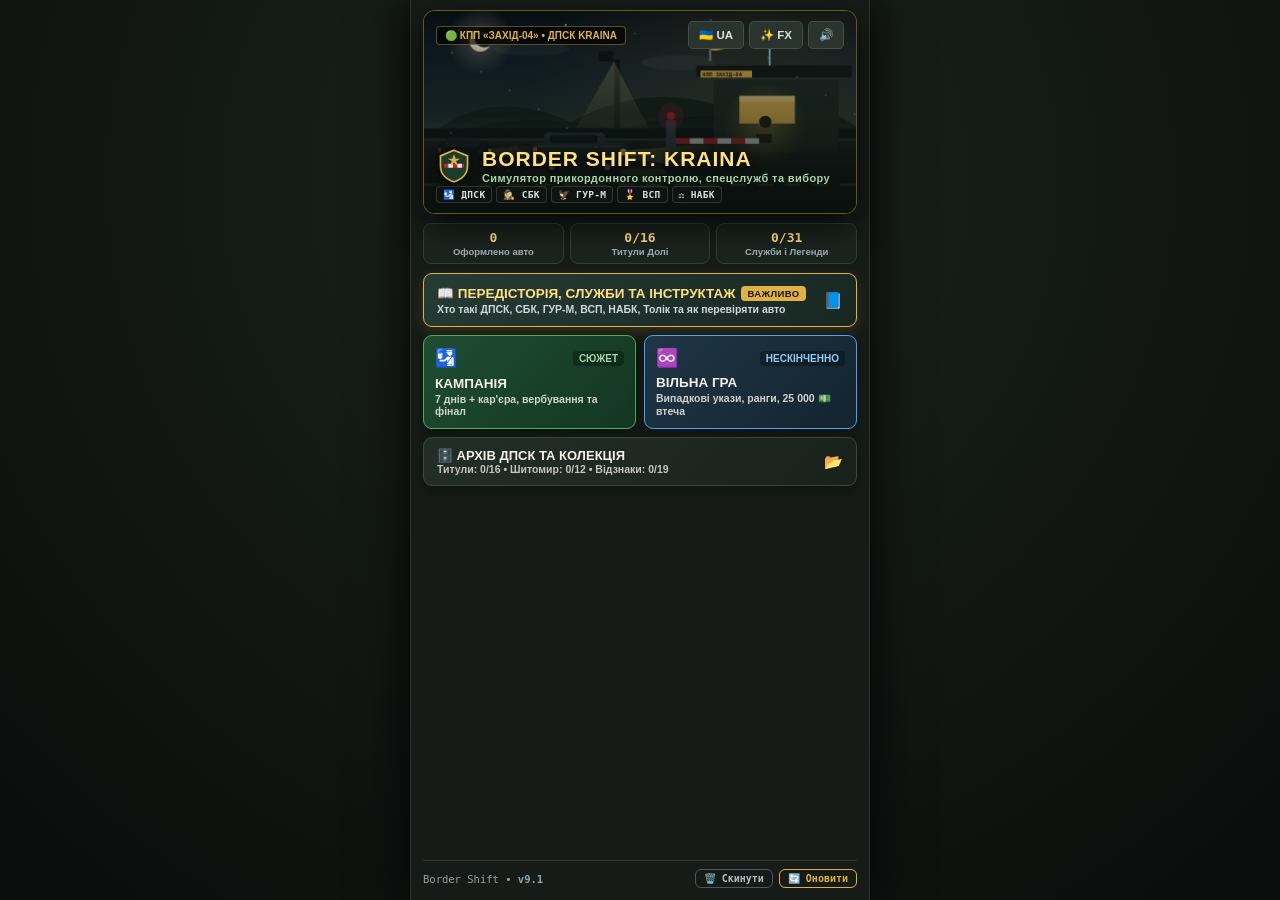
<file: docs/index.html>
<!DOCTYPE html>
<html lang="uk">
<head>
  <meta charset="utf-8">
  <meta name="viewport" content="width=device-width, initial-scale=1.0">
  <meta name="theme-color" content="#1E2420">
  <meta name="apple-mobile-web-app-capable" content="yes">
  <meta name="apple-mobile-web-app-status-bar-style" content="black-translucent">
  <meta name="apple-mobile-web-app-title" content="Border Shift">
  <link rel="icon" type="image/svg+xml" href="data:image/svg+xml,%3Csvg xmlns='http://www.w3.org/2000/svg' viewBox='0 0 64 64'%3E%3Cdefs%3E%3ClinearGradient id='g' x1='0' y1='0' x2='1' y2='1'%3E%3Cstop offset='0' stop-color='%231B3B2B'/%3E%3Cstop offset='1' stop-color='%230E1914'/%3E%3C/linearGradient%3E%3C/defs%3E%3Cpath d='M32 4L56 14v18c0 14-10 24-24 28C18 56 8 46 8 32V14L32 4z' fill='url(%23g)' stroke='%23E0B145' stroke-width='3'/%3E%3Crect x='14' y='28' width='36' height='7' rx='2' fill='%23C62828'/%3E%3Crect x='22' y='28' width='8' height='7' fill='%23ECEFF1'/%3E%3Crect x='38' y='28' width='8' height='7' fill='%23ECEFF1'/%3E%3Cpolygon points='32,12 35,20 43,20 36,24 38,32 32,27 26,32 28,24 21,20 29,20' fill='%23E0B145'/%3E%3C/svg%3E">
  <link rel="manifest" href="./manifest.json">
  <link rel="stylesheet" href="./styles.css?v=9.1">
  <title>Border Shift: Kraina</title>
</head>
<body>
  <main id="app-shell" aria-live="polite"></main>
  <div id="stamp-slam-host" aria-hidden="true"></div>
  <div id="fx-float-host" aria-hidden="true"></div>

  <!-- Native modal dialog for Rules (light-dismissable) -->
  <dialog id="rules-dialog" closedby="any" aria-labelledby="rules-dialog-title">
    <h2 id="rules-dialog-title" style="color: #E0B145; font-size: 18px;">Директиви на зміну</h2>
    <div id="rules-dialog-body" style="display: flex; flex-direction: column; gap: 8px; font-size: 13px;"></div>
    <form method="dialog">
      <button type="submit" value="close" class="btn-mustard" style="width: 100%; padding: 10px;" autofocus>Зрозуміло / Got it</button>
    </form>
  </dialog>

  <!-- Native modal dialog for Wanted Mugshot Dossier (light-dismissable) -->
  <dialog id="wanted-dialog" closedby="any" aria-labelledby="wanted-dialog-title">
    <h2 id="wanted-dialog-title" style="color: #FF5252; font-size: 18px;">🎯 ДОВІДНИК РОЗШУКУ СБК</h2>
    <p id="wanted-dialog-sub" style="font-size: 12px; color: #CFD8DC;">Орієнтування на зміну: у цих осіб гарантовані порушення в документах або багажі.</p>
    <div id="wanted-dialog-list" style="display: flex; flex-direction: column; gap: 8px;"></div>
    <form method="dialog">
      <button type="submit" value="close" class="btn-mustard" style="width: 100%; padding: 10px;" autofocus>Закрити довідник</button>
    </form>
  </dialog>

  <!-- Native modal dialog for Air-Raid Siren -->
  <dialog id="siren-dialog" closedby="none" aria-labelledby="siren-dialog-title">
    <h2 id="siren-dialog-title" style="color: #FF5252; font-size: 18px; text-align: center;">🚨 ПОВІТРЯНА ТРИВОГА!</h2>
    <p id="siren-dialog-desc" style="font-size: 13px; line-height: 1.45; text-align: center;"></p>
    <div style="display: flex; flex-direction: column; gap: 8px;">
      <button type="button" id="btn-siren-shelter" class="btn-primary-blue" autofocus></button>
      <button type="button" id="btn-siren-work" class="btn-primary-red"></button>
    </div>
  </dialog>

  <!-- Native modal dialog for Mid-Shift Special Encounters -->
  <dialog id="encounter-dialog" closedby="none" aria-labelledby="encounter-dialog-title">
    <h2 id="encounter-dialog-title" style="color: #E0B145; font-size: 18px; text-align: center;"></h2>
    <div style="display: flex; justify-content: center;">
      <canvas id="encounter-canvas" width="90" height="90" style="width: 76px; height: 76px; border-radius: 6px; background: #D7CCC8; border: 1.5px solid #4E342E;"></canvas>
    </div>
    <p id="encounter-dialog-desc" style="font-size: 13px; line-height: 1.45; white-space: pre-line;"></p>
    <div id="encounter-options" style="display: flex; flex-direction: column; gap: 8px;"></div>
  </dialog>

  <script src="./game.js?v=9.1"></script>
</body>
</html>
</file>
<file: docs/styles.css>
:root {
  --bg-dark-olive: #161B18;
  --card-slate: #242C27;
  --desk-wood: #543B26;
  --desk-border: #382415;
  --paper-cream: #F1E8D2;
  --paper-manila: #E6D8B8;
  --paper-ink: #1B1916;
  --accent-mustard: #DFAF42;
  --stamp-green: #266D2A;
  --stamp-red: #B82323;
  --sbk-blue: #14539A;
  --text-light: #ECEFF1;
  --text-muted: #9EAEB5;
}

* {
  box-sizing: border-box;
  margin: 0;
  padding: 0;
}

html {
  scroll-padding-bottom: 76px;
}

body {
  background-color: #0D110F;
  background-image: radial-gradient(circle at 50% 20%, #1B231E 0%, #0A0D0B 100%);
  color: var(--text-light);
  font-family: -apple-system, BlinkMacSystemFont, "Segoe UI", Roboto, Helvetica, Arial, sans-serif;
  min-height: 100dvh;
  display: flex;
  justify-content: center;
  padding: env(safe-area-inset-top, 0px) env(safe-area-inset-right, 0px) env(safe-area-inset-bottom, 0px) env(safe-area-inset-left, 0px);
}

main#app-shell {
  --shell-px: 12px;
  --shell-pb: 12px;
  width: 100%;
  max-width: 460px;
  min-height: 100dvh;
  background-color: var(--bg-dark-olive);
  border-left: 1px solid #2A332D;
  border-right: 1px solid #2A332D;
  display: flex;
  flex-direction: column;
  padding: 10px var(--shell-px) var(--shell-pb);
  gap: 7px;
  box-shadow: 0 0 48px rgba(0, 0, 0, 0.85);
}

button {
  font-family: inherit;
  cursor: pointer;
  touch-action: manipulation;
  border: none;
  border-radius: 6px;
  font-weight: 700;
  translate: 0px 0px;
  scale: 1;
  transition: translate 0.08s ease, scale 0.08s ease, filter 0.15s ease;
}

button:active:not(:disabled) {
  translate: 0px 1px;
  scale: 0.985;
}

@supports not (translate: 0px) {
  button { transition: transform 0.08s ease, filter 0.15s ease; }
  button:active:not(:disabled) { transform: translateY(1px) scale(0.985); }
}

button:disabled {
  opacity: 0.45;
  cursor: not-allowed;
}

/* === MAIN MENU: OFFICIAL BORDER DOSSIER & PANORAMA === */
.menu-panorama-box {
  position: relative;
  height: 186px;
  border-radius: 8px;
  overflow: hidden;
  border: 2.5px solid #414F47;
  box-shadow: 0 4px 16px rgba(0, 0, 0, 0.55), inset 0 0 24px rgba(0, 0, 0, 0.75);
}

.menu-panorama-badge {
  position: absolute;
  top: 10px;
  left: 10px;
  background: rgba(13, 18, 15, 0.88);
  border: 1px solid var(--accent-mustard);
  padding: 3px 8px;
  border-radius: 4px;
  font-family: monospace;
  font-size: 10.5px;
  font-weight: 800;
  color: var(--accent-mustard);
  letter-spacing: 0.7px;
}

.menu-disclaimer {
  font-size: 10.5px;
  line-height: 1.35;
  color: #6B5B45;
  text-align: center;
  border-top: 1px dashed #B5A178;
  padding-top: 6px;
}

.stamp-btn-text {
  display: flex;
  flex-direction: column;
  align-items: flex-start;
  text-align: left;
  gap: 2px;
}

.stamp-btn-sub {
  font-size: 11px;
  font-weight: 600;
  text-transform: none;
  letter-spacing: 0;
  opacity: 0.9;
}

.dossier-folder {
  background-color: var(--paper-manila);
  background-image:
    linear-gradient(180deg, rgba(255,255,255,0.22) 0%, rgba(0,0,0,0.04) 100%),
    repeating-linear-gradient(0deg, transparent, transparent 23px, rgba(90, 70, 50, 0.07) 24px);
  color: var(--paper-ink);
  border-radius: 4px 10px 8px 8px;
  border: 2px solid #B5A178;
  box-shadow: 0 6px 18px rgba(0, 0, 0, 0.55);
  padding: 14px;
  position: relative;
  display: flex;
  flex-direction: column;
  gap: 10px;
}

.dossier-tab {
  display: inline-block;
  background-color: #D4C39E;
  color: var(--paper-ink);
  font-family: monospace;
  font-size: 11px;
  font-weight: 800;
  padding: 4px 12px;
  border-radius: 6px 6px 0 0;
  border: 2px solid #B5A178;
  border-bottom: none;
  margin-bottom: -10px;
  align-self: flex-start;
  letter-spacing: 0.5px;
}

.dossier-stamp-red {
  position: absolute;
  top: 12px;
  right: 12px;
  border: 2.5px solid rgba(184, 35, 35, 0.78);
  color: rgba(184, 35, 35, 0.82);
  font-family: monospace;
  font-size: 10px;
  font-weight: 900;
  padding: 2px 6px;
  border-radius: 3px;
  transform: rotate(-6deg);
  letter-spacing: 1px;
  pointer-events: none;
  text-transform: uppercase;
}

.dossier-order-card {
  background-color: var(--paper-cream);
  border: 1.5px solid #BFB08E;
  border-radius: 6px;
  padding: 11px 12px;
  display: flex;
  flex-direction: column;
  gap: 6px;
  box-shadow: 0 2px 5px rgba(0,0,0,0.08);
}

.dossier-order-header {
  display: flex;
  justify-content: space-between;
  align-items: center;
  border-bottom: 1px dashed #A89876;
  padding-bottom: 4px;
  font-family: monospace;
  font-size: 11px;
  color: #5C4B32;
}

.stamp-action-btn {
  display: flex;
  justify-content: space-between;
  align-items: center;
  width: 100%;
  padding: 11px 14px;
  border-radius: 5px;
  font-size: 14px;
  font-weight: 800;
  letter-spacing: 0.4px;
  text-transform: uppercase;
  box-shadow: 0 3px 0 rgba(0,0,0,0.35);
}

.stamp-action-green {
  background-color: var(--stamp-green);
  color: #FFFFFF;
  border: 1.5px solid #1B4F1E;
}

.stamp-action-ink {
  background-color: #2A342E;
  color: #F1E8D2;
  border: 1.5px solid #161C18;
}

.stamp-action-gold {
  background-color: #C9972C;
  color: #1B1916;
  border: 1.5px solid #8C6616;
}

.menu-control-strip {
  background-color: #1D2420;
  border: 1.5px solid #313B35;
  border-radius: 8px;
  padding: 8px 10px;
  display: flex;
  justify-content: space-between;
  align-items: center;
  gap: 6px;
}

.ctrl-pill {
  background-color: #2A332E;
  color: #DCE3DF;
  border: 1px solid #435048;
  padding: 6px 10px;
  border-radius: 5px;
  font-size: 11.5px;
  font-weight: 700;
}

/* === IN-GAME HUD & DESK === */
.top-bar {
  background-color: var(--card-slate);
  border: 1px solid #354039;
  border-radius: 8px;
  padding: 5px 9px;
  display: flex;
  flex-direction: column;
  gap: 3px;
}

.row-between {
  display: flex;
  justify-content: space-between;
  align-items: center;
  gap: 8px;
}

.card-slate {
  background-color: var(--card-slate);
  border: 1px solid #343F38;
  border-radius: 10px;
  padding: 13px;
}

.card-radio {
  background-color: #1E282C;
  border-left: 3px solid var(--accent-mustard);
  border-radius: 6px;
  padding: 11px;
}

.card-paper {
  background-color: var(--paper-cream);
  color: var(--paper-ink);
  border: 1.5px solid #BFB08E;
  border-radius: 8px;
  padding: 12px;
}

.btn-primary-green {
  background-color: var(--stamp-green);
  color: #FFFFFF;
  padding: 12px 14px;
  width: 100%;
  font-size: 15px;
  box-shadow: 0 3px 0 #17441A;
}

.btn-primary-red {
  background-color: var(--stamp-red);
  color: #FFFFFF;
  padding: 12px 14px;
  width: 100%;
  font-size: 15px;
  box-shadow: 0 3px 0 #781414;
}

.btn-primary-blue {
  background-color: var(--sbk-blue);
  color: #FFFFFF;
  padding: 12px 14px;
  width: 100%;
  font-size: 15px;
  box-shadow: 0 3px 0 #0C3261;
}

.btn-secondary {
  background-color: #323E38;
  color: #FFFFFF;
  padding: 10px 14px;
  width: 100%;
  font-size: 14px;
}

.btn-outline {
  background-color: transparent;
  border: 1.5px solid var(--accent-mustard);
  color: var(--accent-mustard);
  padding: 6px 10px;
  font-size: 12px;
}

.btn-mustard {
  background-color: var(--accent-mustard);
  color: var(--paper-ink);
  padding: 8px 12px;
  font-size: 12px;
}

.booth-row {
  display: flex;
  align-items: flex-start;
  gap: 8px;
}

.booth-canvas-wrap {
  flex: 0 0 43%;
  aspect-ratio: 200 / 172;
  height: auto;
  border-radius: 8px;
  overflow: hidden;
  border: 2.5px solid #333E38;
  position: relative;
  cursor: pointer;
}

.weather-clear-overlay {
  position: absolute;
  inset: auto 4px 4px 4px;
  z-index: 4;
  background: rgba(16, 26, 34, 0.90);
  color: #B2EBF2;
  border: 1px solid #4DD0E1;
  padding: 4px 6px;
  font-size: 10px;
  font-weight: 800;
  border-radius: 5px;
  box-shadow: 0 2px 8px rgba(0, 0, 0, 0.65);
  text-align: center;
}

.booth-shake {
  animation: boothShake 0.34s ease-in-out;
}

@keyframes boothShake {
  0%, 100% { transform: translateX(0); }
  20% { transform: translateX(-4px) rotate(-0.8deg); }
  45% { transform: translateX(4px) rotate(0.8deg); }
  70% { transform: translateX(-3px); }
}

.reactions-bar {
  display: grid;
  grid-template-columns: repeat(4, 1fr);
  gap: 5px;
}

.reaction-btn {
  background-color: #252E29;
  color: #DCE3DF;
  border: 1px solid #3F4D45;
  padding: 6px 4px;
  border-radius: 6px;
  font-size: 11px;
  font-weight: 700;
  text-align: center;
  white-space: nowrap;
  overflow: hidden;
  text-overflow: ellipsis;
}

.reaction-btn.uv-on {
  background-color: #311B92;
  border-color: #B388FF;
  color: #E0F7FA;
  box-shadow: 0 0 10px rgba(179, 136, 255, 0.45);
}

.reaction-btn.done {
  background-color: #1F3526;
  border-color: #4CAF50;
  color: #A5D6A7;
}

.passport-photo-btn {
  padding: 2px;
  border-radius: 5px;
  background: #D7CCC8;
  border: 1.5px solid #4E342E;
  display: inline-flex;
  align-items: center;
  justify-content: center;
}

.passport-photo-btn.spotted {
  border-color: var(--stamp-red);
  box-shadow: 0 0 0 2px rgba(184, 35, 35, 0.4);
}

#booth-canvas,
#menu-canvas {
  width: 100%;
  height: 100%;
  display: block;
}

.dialogue-box {
  flex: 1 1 0;
  min-inline-size: 0;
  align-self: stretch;
  background-color: var(--card-slate);
  border: 1px solid #354039;
  border-radius: 8px;
  padding: 8px 9px;
  display: flex;
  flex-direction: column;
  justify-content: flex-start;
  gap: 5px;
}

.dialogue-scroll {
  overflow-y: auto;
  flex: 1;
  padding-right: 2px;
}

.dialogue-speech-text {
  font-size: 12.5px;
  line-height: 1.42;
  color: #ECEFF1;
  overflow-wrap: anywhere;
}

.speech-tag {
  font-size: 9.5px;
  font-weight: 800;
  padding: 1px 6px;
  border-radius: 999px;
}

.speech-tag.warn {
  background: rgba(255, 179, 0, 0.16);
  color: #FFE082;
  border: 1px solid rgba(255, 179, 0, 0.45);
}

.speech-tag.ok {
  background: rgba(76, 175, 80, 0.18);
  color: #A5D6A7;
  border: 1px solid rgba(102, 187, 106, 0.45);
}

.desk-area {
  flex: 1;
  background-color: var(--desk-wood);
  border: 2px solid var(--desk-border);
  border-radius: 10px;
  padding: 8px;
  display: flex;
  flex-direction: column;
  justify-content: space-between;
  gap: 6px;
}

.doc-tabs {
  display: flex;
  gap: 6px;
  overflow-x: auto;
}

.doc-tab {
  background-color: var(--desk-border);
  color: #D7CCC8;
  padding: 5px 9px;
  border-radius: 6px 6px 2px 2px;
  font-size: 11px;
  white-space: nowrap;
}

.doc-tab.active {
  background-color: var(--paper-cream);
  color: var(--paper-ink);
}

@keyframes docUnfold {
  0% { opacity: 0.45; transform: scaleY(0.92) translateY(4px); }
  100% { opacity: 1; transform: scaleY(1) translateY(0); }
}

.doc-paper {
  flex: 1;
  background-color: var(--paper-cream);
  color: var(--paper-ink);
  border-radius: 6px;
  padding: 10px;
  overflow-y: visible;
  display: flex;
  flex-direction: column;
  gap: 5px;
  box-shadow: inset 0 0 10px rgba(90, 65, 40, 0.12);
  transition: background-color 0.2s ease, color 0.2s ease;
}

.doc-paper.doc-unfold {
  animation: docUnfold 0.18s ease-out;
}

.doc-paper.doc-theme-kraina {
  background: linear-gradient(180deg, #E8F1FA 0%, #F5F8FC 100%);
  border-top: 6px solid #1565C0;
}
.doc-paper.doc-theme-foreign-burgundy {
  background: linear-gradient(180deg, #FBF3EF 0%, #F6ECE4 100%);
  border-top: 6px solid #6D1B2D;
}
.doc-paper.doc-theme-foreign-green {
  background: linear-gradient(180deg, #EFF7F2 0%, #E7F1EB 100%);
  border-top: 6px solid #1B4D3E;
}
.doc-paper.doc-theme-foreign-slate {
  background: linear-gradient(180deg, #F1F3F6 0%, #E8ECEF 100%);
  border-top: 6px solid #2B2D42;
}
.doc-paper.doc-theme-customs {
  background: linear-gradient(180deg, #FFF9E6 0%, #F7EED0 100%);
  border-top: 6px solid #B7811E;
}
.doc-paper.doc-theme-oblik {
  background: linear-gradient(180deg, #E8F5E9 0%, #E0F2F1 100%);
  border-top: 6px solid #2E7D32;
}
.doc-paper.doc-theme-cert {
  background: #FAF6EC;
  border-top: 6px solid #5D4037;
}

.doc-tab.tab-kraina { background-color: #102A43; color: #FFE082; border-bottom: 2px solid #E0B145; }
.doc-tab.tab-foreign-burgundy { background-color: #5D1A2B; color: #FDE8E8; border-bottom: 2px solid #E57373; }
.doc-tab.tab-foreign-green { background-color: #1B4332; color: #D8F3DC; border-bottom: 2px solid #81C784; }
.doc-tab.tab-foreign-slate { background-color: #2B2D42; color: #EDF2F4; border-bottom: 2px solid #90A4AE; }
.doc-tab.tab-customs { background-color: #6D4C1D; color: #FFF8E1; border-bottom: 2px solid #FFD54F; }
.doc-tab.tab-oblik { background-color: #1B3B2B; color: #A5D6A7; border-bottom: 2px solid #66BB6A; }
.doc-tab.active { outline: 2px solid #E0B145; font-weight: 800; transform: translateY(-1px); }

.doc-paper.uv-mode {
  position: relative;
  background-color: #1A1635;
  color: #D1C4E9;
  box-shadow: inset 0 0 18px rgba(101, 31, 255, 0.45);
}

.uv-lens-overlay {
  position: absolute;
  inset: 0;
  pointer-events: none;
  border-radius: inherit;
  z-index: 2;
  background: radial-gradient(circle 92px at var(--uv-x, 50%) var(--uv-y, 48%), rgba(179, 136, 255, 0.28) 0%, rgba(101, 31, 255, 0.12) 48%, rgba(8, 5, 18, 0.62) 100%);
}

.doc-paper.uv-mode.uv-pro .uv-lens-overlay {
  background: radial-gradient(circle 145px at var(--uv-x, 50%) var(--uv-y, 48%), rgba(0, 229, 255, 0.30) 0%, rgba(179, 136, 255, 0.18) 54%, rgba(8, 5, 18, 0.45) 100%);
}

/* === OBLIK+ LIVE QR WIDGET === */
.oblik-qr-box {
  display: flex;
  gap: 10px;
  align-items: center;
  background: rgba(15, 32, 22, 0.85);
  border: 1.5px solid #2E7D32;
  border-radius: 6px;
  padding: 7px;
  margin-top: 2px;
}

.oblik-qr-canvas {
  width: 64px;
  height: 64px;
  background: #FFFFFF;
  border-radius: 4px;
  padding: 2px;
  flex-shrink: 0;
}

@keyframes pulseLiveDot {
  0%, 100% { opacity: 1; transform: scale(1); }
  50% { opacity: 0.45; transform: scale(0.8); }
}

.oblik-live-dot {
  display: inline-block;
  width: 7px;
  height: 7px;
  border-radius: 50%;
  background: #00E676;
  animation: pulseLiveDot 1.1s infinite;
  margin-right: 4px;
}

.oblik-frozen-dot {
  display: inline-block;
  width: 7px;
  height: 7px;
  border-radius: 50%;
  background: #90A4AE;
  margin-right: 4px;
}

.oblik-scan-btn {
  position: relative;
  overflow: hidden;
  background: #1B5E20;
  color: #E8F5E9;
  border: 1px solid #66BB6A;
  border-radius: 5px;
  padding: 5px 8px;
  font-size: 11px;
  font-weight: 800;
  width: 100%;
  text-align: center;
  user-select: none;
}

.oblik-scan-bar {
  position: absolute;
  left: 0;
  top: 0;
  bottom: 0;
  width: 0%;
  background: rgba(105, 240, 174, 0.35);
  pointer-events: none;
  transition: width 0.45s linear;
}

.doc-paper.uv-mode .doc-field-row span:first-child {
  color: #9575CD !important;
}

.doc-paper.uv-mode .doc-field-row span:last-child {
  color: #E0F7FA !important;
}

.doc-paper.uv-mode .seal-stamp {
  border-color: #00E5FF;
  color: #00E5FF;
}

.doc-paper.uv-mode .seal-stamp.forged-uv {
  border-color: #FF4081;
  color: #FF4081;
}

.uv-watermark {
  font-family: monospace;
  font-size: 10.5px;
  font-weight: 800;
  padding: 3px 6px;
  border-radius: 4px;
  align-self: flex-end;
  letter-spacing: 0.4px;
}

.doc-paper.uv-mode .doc-field-row.uv-tampered {
  border: 1.5px dashed #FF4081;
  background: rgba(255, 64, 129, 0.16);
  box-shadow: 0 0 8px rgba(255, 64, 129, 0.28);
}

.uv-field-badge {
  display: inline-block;
  margin-left: 5px;
  padding: 1px 5px;
  border-radius: 4px;
  background: #880E4F;
  color: #FF80AB;
  font-size: 9.5px;
  font-weight: 900;
  letter-spacing: 0.3px;
  vertical-align: middle;
}

.uv-interactive-btn {
  display: flex;
  align-items: center;
  justify-content: space-between;
  gap: 6px;
  width: 100%;
  padding: 6px 8px;
  border-radius: 6px;
  font-family: monospace;
  font-size: 11px;
  font-weight: 800;
  cursor: pointer;
  text-align: left;
  background: rgba(18, 12, 42, 0.88);
  border: 1.5px solid #00E5FF;
  color: #80F9FF;
  box-shadow: 0 0 10px rgba(0, 229, 255, 0.22);
}

.uv-interactive-btn.uv-claimed {
  opacity: 0.72;
  border-style: dashed;
  cursor: default;
  box-shadow: none;
}

.intimidate-feedback-banner {
  border-radius: 6px;
  padding: 6px 9px;
  font-size: 11px;
  font-weight: 800;
  line-height: 1.3;
  display: flex;
  align-items: center;
  gap: 6px;
}

.intimidate-feedback-banner.tell {
  background: #271E12;
  border: 1.5px solid #FFB300;
  color: #FFE082;
}

.intimidate-feedback-banner.offended {
  background: #2B1416;
  border: 1.5px solid #EF5350;
  color: #FFCDD2;
}

.doc-field-row {
  display: flex;
  justify-content: space-between;
  align-items: flex-start;
  gap: 8px;
  padding: 4px 6px;
  border-radius: 4px;
  cursor: pointer;
  width: 100%;
  text-align: left;
  background: transparent;
}

.doc-field-row.spotted {
  background-color: rgba(198, 40, 40, 0.2);
}

.seal-stamp {
  align-self: flex-end;
  border: 2px solid var(--sbk-blue);
  color: var(--sbk-blue);
  background: transparent;
  padding: 4px 8px;
  border-radius: 4px;
  font-size: 11px;
  font-weight: 800;
  transform: rotate(-2deg);
}

.seal-stamp.forged-spotted {
  border-color: var(--stamp-red);
  color: var(--stamp-red);
}

.stamps-bar {
  display: grid;
  grid-template-columns: 1fr 1fr 0.95fr;
  gap: 8px;
}

.desk-table-surface {
  flex: 1;
  min-height: 170px;
  background:
    repeating-linear-gradient(90deg, rgba(255, 255, 255, 0.015) 0 18px, rgba(0, 0, 0, 0.03) 18px 36px),
    radial-gradient(circle at 50% 24%, #5A442E 0%, #2F2217 64%, #1E150E 100%);
  border: 1px dashed rgba(224, 177, 69, 0.34);
  box-shadow: inset 0 6px 18px rgba(0, 0, 0, 0.52);
  border-radius: 6px;
  padding: 12px 10px;
  display: grid;
  grid-template-columns: repeat(2, 1fr);
  gap: 10px;
  align-content: center;
}

.desk-doc-item {
  border-radius: 6px;
  padding: 10px 8px;
  display: flex;
  flex-direction: column;
  align-items: flex-start;
  justify-content: space-between;
  min-height: 76px;
  text-align: left;
  box-shadow: 0 5px 12px rgba(0, 0, 0, 0.45), inset 0 1px 0 rgba(255, 255, 255, 0.18);
  translate: 0px 0px;
  scale: 1;
  rotate: 0deg;
  transition: translate 0.16s ease, scale 0.16s ease, rotate 0.16s ease, box-shadow 0.16s ease;
  position: relative;
}
.desk-doc-item:nth-child(odd) { rotate: -1.2deg; }
.desk-doc-item:nth-child(even) { rotate: 1.1deg; }
.desk-doc-item:hover {
  translate: 0px -3px;
  scale: 1.025;
  rotate: 0deg;
  box-shadow: 0 9px 18px rgba(0, 0, 0, 0.58);
}
@supports not (translate: 0px) {
  .desk-doc-item { transition: transform 0.16s ease, box-shadow 0.16s ease; }
  .desk-doc-item:hover { transform: translateY(-3px) scale(1.025); box-shadow: 0 9px 18px rgba(0, 0, 0, 0.58); }
  .desk-doc-item:nth-child(odd) { transform: rotate(-1.2deg); }
  .desk-doc-item:nth-child(even) { transform: rotate(1.1deg); }
  .desk-doc-item:hover:nth-child(odd), .desk-doc-item:hover:nth-child(even) { transform: translateY(-3px) rotate(0deg); }
}

.shift-log-box {
  position: relative;
  min-height: 28px;
  height: auto;
  background: #131915;
  border: 1px solid #2E3B33;
  border-radius: 6px;
  padding: 3px 7px;
  display: flex;
  align-items: center;
  justify-content: space-between;
  gap: 6px;
}

.shift-log-lines {
  flex: 1;
  min-width: 0;
  display: flex;
  flex-direction: column;
  justify-content: center;
  gap: 2px;
}

.shift-log-line {
  font-size: 11px;
  line-height: 1.25;
  white-space: nowrap;
  overflow: hidden;
  text-overflow: ellipsis;
  font-weight: 600;
}

.shift-log-drawer {
  position: absolute;
  top: 0;
  left: 0;
  right: 0;
  max-height: 210px;
  overflow-y: auto;
  z-index: 65;
  background: #151C17;
  border: 1.5px solid #E0B145;
  border-radius: 6px;
  padding: 7px 9px;
  display: flex;
  flex-direction: column;
  gap: 5px;
  box-shadow: 0 10px 26px rgba(0, 0, 0, 0.85);
}

.game-menu-wrap {
  position: relative;
  display: flex;
  flex-direction: column;
  flex: 1;
  gap: 10px;
  justify-content: space-between;
}

.game-menu-hero {
  position: relative;
  border-radius: 12px;
  overflow: hidden;
  border: 1.5px solid rgba(224, 177, 69, 0.42);
  box-shadow: 0 12px 30px rgba(0, 0, 0, 0.65);
  background: #0D1512;
  min-height: 204px;
}

.game-menu-hero canvas {
  width: 100%;
  height: 204px;
  display: block;
}

.game-menu-hero-overlay {
  position: absolute;
  inset: 0;
  background: linear-gradient(180deg, rgba(10,16,13,0.22) 0%, rgba(10,16,13,0.48) 52%, rgba(10,16,13,0.95) 100%);
  display: flex;
  flex-direction: column;
  justify-content: space-between;
  padding: 10px 12px;
  gap: 6px;
}

.game-menu-brand {
  display: flex;
  align-items: center;
  gap: 10px;
}

.game-menu-title {
  font-size: 21px;
  font-weight: 900;
  letter-spacing: 1px;
  color: #FFE082;
  text-shadow: 0 2px 10px rgba(0,0,0,0.85);
  line-height: 1.05;
}

.game-menu-sub {
  font-size: 11px;
  font-weight: 700;
  color: #A5D6A7;
  letter-spacing: 0.4px;
  margin-top: 2px;
}

.menu-faction-strip {
  display: flex;
  flex-wrap: wrap;
  gap: 4px;
  margin-top: 2px;
}

.menu-faction-pill {
  font-size: 9.5px;
  font-weight: 800;
  font-family: monospace;
  color: #DCE3DF;
  background: rgba(15, 23, 19, 0.78);
  border: 1px solid rgba(255, 255, 255, 0.14);
  border-radius: 4px;
  padding: 2px 6px;
  letter-spacing: 0.3px;
}

.menu-dossier-strip {
  display: grid;
  grid-template-columns: repeat(3, 1fr);
  gap: 6px;
}

.menu-dossier-cell {
  background: #1B231E;
  border: 1px solid #313E36;
  border-radius: 8px;
  padding: 6px 8px;
  text-align: center;
  display: flex;
  flex-direction: column;
  gap: 1px;
}

.menu-dossier-val {
  font-size: 13px;
  font-weight: 900;
  color: #FFE082;
  font-family: monospace;
}

.menu-dossier-lbl {
  font-size: 9.5px;
  color: #9EAEB5;
  font-weight: 700;
}

.game-menu-actions {
  display: flex;
  flex-direction: column;
  gap: 8px;
}

.menu-modes-grid {
  display: grid;
  grid-template-columns: 1fr 1fr;
  gap: 8px;
}

.menu-modes-grid .game-btn {
  flex-direction: column;
  align-items: flex-start;
  justify-content: space-between;
  min-height: 92px;
  padding: 11px 11px;
  gap: 6px;
}

.game-btn {
  display: flex;
  align-items: center;
  justify-content: space-between;
  gap: 10px;
  width: 100%;
  padding: 11px 13px;
  border-radius: 9px;
  text-align: left;
  color: #F4F1EA;
  background: linear-gradient(135deg, #242E28 0%, #19211C 100%);
  border: 1px solid #3A483F;
  box-shadow: 0 4px 12px rgba(0,0,0,0.35);
  translate: 0px 0px;
  scale: 1;
  transition: translate 0.14s ease, scale 0.14s ease, filter 0.15s ease, box-shadow 0.15s ease;
}
.game-btn:hover {
  filter: brightness(1.1);
  translate: 0px -2px;
  box-shadow: 0 7px 16px rgba(0, 0, 0, 0.48);
}
@supports not (translate: 0px) {
  .game-btn { transition: transform 0.14s ease, filter 0.15s ease; }
  .game-btn:hover { filter: brightness(1.1); transform: translateY(-2px); }
}
.game-btn-primary {
  background: linear-gradient(135deg, #1E4D32 0%, #143622 100%);
  border-color: #4CAF50;
}
.game-btn-sandbox {
  background: linear-gradient(135deg, #1F3545 0%, #142430 100%);
  border-color: #42A5F5;
}
.game-btn-gold {
  background: linear-gradient(135deg, #5A4518 0%, #382A0D 100%);
  border-color: #E0B145;
  color: #FFF3CD;
}
.game-btn-onboard {
  background: linear-gradient(135deg, #263B34 0%, #182722 100%);
  border: 1.5px solid #E0B145;
  box-shadow: 0 4px 14px rgba(224, 177, 69, 0.16);
}
.menu-badge-new {
  display: inline-block;
  background: #E0B145;
  color: #1A1610;
  font-size: 9.5px;
  font-weight: 900;
  padding: 2px 6px;
  border-radius: 4px;
  letter-spacing: 0.4px;
  animation: pulseBadge 1.8s ease-in-out infinite;
}
@keyframes pulseBadge {
  0%, 100% { opacity: 1; transform: scale(1); }
  50% { opacity: 0.78; transform: scale(0.96); }
}

/* === ONBOARDING & BACKSTORY SCREEN === */
.onboard-tabs {
  display: grid;
  grid-template-columns: repeat(4, 1fr);
  gap: 5px;
}

.onboard-scroll {
  display: flex;
  flex-direction: column;
  gap: 8px;
  overflow-y: auto;
  max-height: calc(100dvh - 255px);
  min-height: 220px;
  padding-right: 3px;
}

.onboard-agency-card {
  background-color: #1D2521;
  border: 1px solid #35433B;
  border-left: 4px solid #E0B145;
  border-radius: 8px;
  padding: 10px 11px;
  display: flex;
  gap: 10px;
  align-items: flex-start;
}

.onboard-agency-icon {
  width: 44px;
  height: 44px;
  border-radius: 8px;
  background: #121815;
  border: 1px solid #3A483F;
  display: flex;
  align-items: center;
  justify-content: center;
  font-size: 21px;
  flex-shrink: 0;
  overflow: hidden;
}

.shop-cat-grid {
  display: grid;
  grid-template-columns: repeat(4, 1fr);
  gap: 5px;
  margin-bottom: 6px;
}

.shop-cat-grid button {
  padding: 6px 4px;
  font-size: 10.5px;
  white-space: nowrap;
  overflow: hidden;
  text-overflow: ellipsis;
}

.evening-scroll-list {
  display: flex;
  flex-direction: column;
  gap: 8px;
  height: calc(100dvh - 360px);
  min-height: 220px;
  max-height: 440px;
  overflow-y: auto;
  padding-right: 3px;
}

.toast-banner {
  border-radius: 6px;
  padding: 5px 10px;
  font-size: 11px;
  display: flex;
  justify-content: space-between;
  align-items: center;
  gap: 8px;
}

.radar-alert {
  background-color: #4A1C1C;
  color: #FF8A80;
  border-radius: 5px;
  padding: 4px 8px;
  font-size: 11px;
  font-weight: 700;
}

.epilogue-dossier {
  background-color: var(--paper-manila);
  color: var(--paper-ink);
  border: 2px solid #A8946D;
  border-radius: 8px;
  padding: 14px;
  display: flex;
  flex-direction: column;
  gap: 10px;
  position: relative;
  box-shadow: 0 6px 20px rgba(0, 0, 0, 0.5);
}

.epilogue-block {
  background-color: var(--paper-cream);
  border-left: 3px solid #795548;
  border-radius: 4px;
  padding: 8px 10px;
  font-size: 12.5px;
  line-height: 1.45;
  text-align: left;
}

.epilogue-block-title {
  font-family: monospace;
  font-size: 10.5px;
  font-weight: 800;
  color: #5D4037;
  text-transform: uppercase;
  margin-bottom: 3px;
}

.menu-stats-pill {
  background: rgba(27, 25, 22, 0.08);
  border: 1px dashed #8C7A5B;
  border-radius: 5px;
  padding: 5px 8px;
  font-family: monospace;
  font-size: 11px;
  color: #4E342E;
  display: flex;
  justify-content: space-between;
  align-items: center;
}

/* === ARCHIVE & COLLECTION SCREEN === */
.archive-tabs {
  display: grid;
  grid-template-columns: repeat(4, 1fr);
  gap: 5px;
}

.archive-list {
  display: flex;
  flex-direction: column;
  gap: 8px;
  overflow-y: auto;
  max-height: calc(100dvh - 205px);
  padding-right: 2px;
}

.archive-card {
  background-color: var(--paper-cream);
  color: var(--paper-ink);
  border: 1.5px solid #BFB08E;
  border-left: 4px solid var(--stamp-green);
  border-radius: 6px;
  padding: 9px 11px;
  display: flex;
  gap: 10px;
  align-items: center;
}

.archive-card.locked {
  background-color: #202723;
  color: #9EAEB5;
  border-color: #354039;
  border-left: 4px solid #546E7A;
}

.archive-portrait-box {
  width: 52px;
  height: 52px;
  border-radius: 6px;
  background: #D7CCC8;
  border: 1.5px solid #4E342E;
  flex-shrink: 0;
  overflow: hidden;
  display: flex;
  align-items: center;
  justify-content: center;
  font-size: 20px;
}

.archive-card.locked .archive-portrait-box {
  background: #141916;
  border-color: #354039;
}

.stat-grid {
  display: grid;
  grid-template-columns: 1fr 1fr;
  gap: 8px;
}

.stat-box {
  background-color: var(--paper-cream);
  color: var(--paper-ink);
  border: 1.5px solid #BFB08E;
  border-radius: 6px;
  padding: 10px;
  text-align: center;
}

/* Native <dialog> styling + smooth entry/exit per modern-web-guidance */
dialog {
  margin: auto;
  width: min(92vw, 410px);
  max-height: 86dvh;
  overflow-y: auto;
  background-color: var(--card-slate);
  color: var(--text-light);
  border: 2px solid var(--accent-mustard);
  border-radius: 12px;
  padding: 18px;
  box-shadow: 0 18px 48px rgba(0, 0, 0, 0.72);
  opacity: 0;
  translate: 0 12px;
  transition:
    opacity 0.22s ease-out,
    translate 0.22s ease-out,
    display 0.22s,
    overlay 0.22s;
  transition-behavior: allow-discrete;
}

dialog[open] {
  display: flex;
  flex-direction: column;
  gap: 12px;
  opacity: 1;
  translate: 0 0;
}

dialog:modal {
  overscroll-behavior: contain;
}

dialog::backdrop {
  background-color: rgba(10, 14, 12, 0.84);
  backdrop-filter: blur(3px);
  overflow: hidden;
  overscroll-behavior: contain;
  opacity: 0;
  transition:
    opacity 0.22s ease-out,
    display 0.22s,
    overlay 0.22s;
  transition-behavior: allow-discrete;
}

dialog[open]::backdrop {
  opacity: 1;
}

@starting-style {
  dialog[open] {
    opacity: 0;
    translate: 0 12px;
  }
  dialog[open]::backdrop {
    opacity: 0;
  }
}

@media (prefers-reduced-motion: reduce) {
  dialog,
  dialog[open],
  dialog::backdrop {
    translate: none;
    transition: opacity 0.14s ease, display 0.14s, overlay 0.14s;
    transition-behavior: allow-discrete;
  }
  @starting-style {
    dialog[open] {
      opacity: 0;
      translate: none;
    }
  }
}

/* === POINT-OUT INSPECTION MODE === */
.inspect-hint-bar {
  background-color: #2B1A17;
  border: 1px solid #FF7043;
  border-radius: 6px;
  padding: 5px 8px;
  font-size: 11px;
  font-weight: 700;
  color: #FFE0B2;
  display: flex;
  justify-content: space-between;
  align-items: center;
  gap: 6px;
}

.booth-vehicle-tag {
  background: rgba(255, 255, 255, 0.04);
  border: 1px solid rgba(255, 255, 255, 0.08);
  border-radius: 5px;
  padding: 3px 6px;
  color: #CFD8DC;
  font-size: 11.5px;
  text-align: left;
  width: 100%;
  margin-bottom: 0;
}

.inspect-mode .doc-field-row,
.inspect-mode .seal-stamp,
.inspect-mode #btn-passport-photo,
.inspect-mode .booth-vehicle-tag,
.inspect-mode #booth-wrap {
  cursor: crosshair;
  outline: 1.5px dashed rgba(255, 112, 67, 0.55);
  outline-offset: 1px;
}

.inspect-mode .doc-field-row:hover,
.inspect-mode .seal-stamp:hover,
.inspect-mode #btn-passport-photo:hover,
.inspect-mode .booth-vehicle-tag:hover,
.inspect-mode #booth-wrap:hover {
  outline: 2px solid #FF5252;
  background-color: rgba(255, 82, 82, 0.12);
}

/* === V8.8 COMBO, RULE STRIP, DESK BADGES & SHIFT GRADE === */
.combo-pill {
  display: inline-block;
  background: linear-gradient(135deg, #FF6D00 0%, #FFB300 100%);
  color: #1A1208;
  font-weight: 900;
  font-size: 10px;
  padding: 1px 6px;
  border-radius: 10px;
  box-shadow: 0 0 8px rgba(255, 179, 0, 0.45);
}

.daily-rule-strip {
  background: rgba(224, 177, 69, 0.14);
  border: 1px solid rgba(224, 177, 69, 0.55);
  color: #FFE082;
  font-size: 10.5px;
  font-weight: 800;
  padding: 3px 8px;
  border-radius: 5px;
  text-align: center;
}

.desk-doc-badge {
  position: absolute;
  top: 5px;
  right: 6px;
  font-size: 11px;
  line-height: 1;
  padding: 2px 4px;
  border-radius: 4px;
}

.desk-doc-badge.seen {
  background: rgba(46, 125, 50, 0.25);
}

.desk-doc-badge.spot {
  background: rgba(198, 40, 40, 0.85);
  color: #FFF;
}

.desk-doc-item.doc-spotted {
  box-shadow: 0 0 0 2px #FF5252, 0 6px 14px rgba(255, 82, 82, 0.35);
}

.desk-doc-item.doc-checked {
  opacity: 0.94;
}

.shift-grade-badge {
  font-family: monospace;
  font-size: 13px;
  font-weight: 900;
  padding: 4px 10px;
  border-radius: 6px;
  border: 1.5px solid #E0B145;
  background: #242C27;
  color: #FFE082;
}

.shift-grade-badge.grade-S {
  background: linear-gradient(135deg, #FF8F00 0%, #FFD54F 100%);
  color: #1A1208;
  border-color: #FFF8E1;
  box-shadow: 0 0 12px rgba(255, 213, 79, 0.5);
}

.shift-grade-badge.grade-A {
  background: #1B5E20;
  border-color: #81C784;
  color: #E8F5E9;
}

.shift-grade-badge.grade-D {
  background: #6A1B1B;
  border-color: #EF5350;
  color: #FFCDD2;
}

/* === V8.9 STAMP SLAM, LIVE PHONE CALL, HAGGLE & WEATHER === */
.stamp-slam-overlay {
  position: fixed;
  inset: 0;
  display: flex;
  align-items: center;
  justify-content: center;
  pointer-events: none;
  z-index: 95;
}

.stamp-slam-badge {
  font-family: monospace;
  font-size: 22px;
  font-weight: 900;
  letter-spacing: 1.5px;
  text-transform: uppercase;
  padding: 10px 20px;
  border-radius: 8px;
  border: 4px double currentColor;
  background: rgba(16, 20, 18, 0.88);
  box-shadow: 0 12px 32px rgba(0, 0, 0, 0.72), inset 0 0 12px rgba(0, 0, 0, 0.45);
  animation: stampSlamIn 0.65s cubic-bezier(0.18, 0.96, 0.32, 1) forwards;
}

.stamp-approve { color: #69F0AE; }
.stamp-deny { color: #FF5252; }
.stamp-detain { color: #40C4FF; }
.stamp-bribe { color: #FFD54F; }
.stamp-warn { color: #FFAB40; }
.stamp-error { color: #FF1744; }

@keyframes stampSlamIn {
  0% { opacity: 0; transform: scale(2.15) rotate(-14deg); }
  22% { opacity: 1; transform: scale(0.95) rotate(-5deg); }
  36% { opacity: 1; transform: scale(1.03) rotate(-6deg); }
  78% { opacity: 0.96; transform: scale(1.0) rotate(-6deg); }
  100% { opacity: 0; transform: scale(0.94) rotate(-6deg) translateY(-10px); }
}

.desk-slam-shake {
  animation: deskSlamShake 0.22s ease-out;
}

@keyframes deskSlamShake {
  0% { transform: translate(0, 0); }
  25% { transform: translate(-2px, 3px); }
  55% { transform: translate(2px, -2px); }
  100% { transform: translate(0, 0); }
}

.phone-call-bar {
  display: flex;
  align-items: center;
  justify-content: space-between;
  gap: 8px;
  background: #231F16;
  border: 1.5px solid #FFB300;
  border-radius: 7px;
  padding: 6px 9px;
}

.phone-call-bar.ringing {
  animation: phonePulse 0.9s ease-in-out infinite;
  background: linear-gradient(90deg, #2E2312 0%, #3E2D13 100%);
}

.phone-call-bar.active {
  flex-direction: column;
  align-items: stretch;
  background: #1B241E;
  border-color: #66BB6A;
}

.phone-ring-icon {
  font-size: 18px;
  display: inline-block;
  animation: phoneWiggle 0.45s ease-in-out infinite;
}

@keyframes phonePulse {
  0%, 100% { box-shadow: 0 0 0 rgba(255, 179, 0, 0.25); }
  50% { box-shadow: 0 0 12px rgba(255, 179, 0, 0.65); }
}

@keyframes phoneWiggle {
  0%, 100% { transform: rotate(-10deg); }
  50% { transform: rotate(12deg); }
}

.haggle-row {
  display: flex;
  gap: 5px;
  margin-top: 4px;
  align-items: stretch;
}

.btn-haggle {
  background: #512DA8;
  color: #FFF59D;
  border: 1px solid #9575CD;
  padding: 5px 8px;
  font-size: 11px;
  font-weight: 800;
  white-space: nowrap;
  flex-shrink: 0;
}

.weather-pill {
  background: rgba(255, 255, 255, 0.08);
  border: 1px solid rgba(255, 255, 255, 0.22);
  color: #E0F2F1;
  font-size: 10px;
  font-weight: 800;
  padding: 1px 6px;
  border-radius: 10px;
}

.weather-clear-btn {
  background: #1C313A;
  color: #B2EBF2;
  border: 1px solid #4DD0E1;
  padding: 3px 7px;
  font-size: 10.5px;
  font-weight: 800;
  width: 100%;
  margin-bottom: 4px;
  border-radius: 5px;
}

.weather-briefing-card {
  background: #17232A;
  border: 1px solid #455A64;
  border-left: 4px solid #4FC3F7;
  border-radius: 7px;
  padding: 7px 10px;
}

/* Calm WCAG-safe storm booth ambient dim (at most once every 7s) */
.doc-paper.storm-flicker {
  animation: stormDocDim 7.2s ease-in-out infinite;
}

@keyframes stormDocDim {
  0%, 76%, 100% { filter: brightness(1); }
  88% { filter: brightness(0.76); }
}

/* === V9.0 GRAPHICS, DOCUMENTS & FEEDBACK POLISH === */
.doc-paper {
  position: relative;
  overflow: hidden;
  overflow: clip;
}

.doc-paper > * {
  position: relative;
  z-index: 1;
}

.doc-watermark-emblem {
  position: absolute;
  inset: 0;
  pointer-events: none;
  z-index: 0;
  opacity: 0.065;
  background-image:
    radial-gradient(circle at 50% 54%, transparent 32px, currentColor 32px 34px, transparent 34px 42px, currentColor 42px 43px, transparent 43px),
    radial-gradient(circle at 50% 54%, currentColor 0 8px, transparent 8px);
}

.doc-holo-strip {
  position: absolute;
  top: 0;
  right: 8px;
  width: 14px;
  height: 100%;
  pointer-events: none;
  z-index: 0;
  opacity: 0.36;
  background: linear-gradient(
    180deg,
    rgba(0, 229, 255, 0.45) 0%,
    rgba(224, 177, 69, 0.55) 28%,
    rgba(179, 136, 255, 0.48) 56%,
    rgba(105, 240, 174, 0.48) 84%,
    rgba(0, 229, 255, 0.45) 100%
  );
  background-size: 100% 220%;
}

.stamp-slam-badge {
  position: relative;
}

.stamp-slam-badge::after {
  content: "";
  position: absolute;
  inset: -4px;
  border-radius: 10px;
  border: 2px solid currentColor;
  pointer-events: none;
  opacity: 0;
  animation: stampInkRing 0.55s ease-out forwards;
}

@keyframes stampInkRing {
  0% { opacity: 0.85; scale: 0.92; }
  100% { opacity: 0; scale: 1.28; }
}

#btn-take-bribe {
  position: relative;
  overflow: hidden;
  border: 1px solid rgba(255, 213, 79, 0.45);
  box-shadow: 0 3px 10px rgba(0, 0, 0, 0.38), inset 0 1px 0 rgba(255, 245, 157, 0.24);
}

#btn-take-bribe::after {
  content: "";
  position: absolute;
  inset: 0;
  pointer-events: none;
  background: linear-gradient(115deg, transparent 25%, rgba(255, 236, 179, 0.22) 50%, transparent 75%);
  background-size: 220% 100%;
}

#fx-float-host {
  position: fixed;
  top: 58px;
  left: 50%;
  transform: translateX(-50%);
  width: min(92vw, 420px);
  pointer-events: none;
  z-index: 96;
}

.fx-float-stack {
  display: flex;
  flex-wrap: wrap;
  justify-content: center;
  gap: 6px;
}

.fx-float-chip {
  font-family: monospace;
  font-size: 12px;
  font-weight: 900;
  padding: 4px 10px;
  border-radius: 999px;
  border: 1.5px solid currentColor;
  background: rgba(14, 18, 16, 0.92);
  box-shadow: 0 6px 16px rgba(0, 0, 0, 0.65);
  animation: fxFloatRise 1s cubic-bezier(0.2, 0.9, 0.3, 1) forwards;
  animation-delay: calc(var(--fx-i, 0) * 65ms);
}

.fx-gold { color: #FFD54F; }
.fx-usd { color: #69F0AE; }
.fx-red { color: #FF5252; }
.fx-combo { color: #FFAB40; }
.fx-cyan { color: #40C4FF; }

@keyframes fxFloatRise {
  0% { opacity: 0; translate: 0 10px; scale: 0.85; }
  18% { opacity: 1; translate: 0 -2px; scale: 1.05; }
  75% { opacity: 0.95; translate: 0 -22px; scale: 1; }
  100% { opacity: 0; translate: 0 -34px; scale: 0.94; }
}

@keyframes hudValPop {
  0% { scale: 1; }
  35% { scale: 1.14; }
  100% { scale: 1; }
}

@keyframes deskDocDeal {
  0% { opacity: 0; translate: 0 14px; scale: 0.93; }
  100% { opacity: 1; translate: 0 0; scale: 1; }
}

@keyframes holoShimmer {
  0% { background-position: 0% 0%; }
  50% { background-position: 0% 100%; }
  100% { background-position: 0% 0%; }
}

@keyframes bribeSheen {
  0% { background-position: 140% 0; }
  100% { background-position: -80% 0; }
}

@media (prefers-reduced-motion: no-preference) {
  .hud-val-pop {
    animation: hudValPop 0.36s cubic-bezier(0.22, 1.35, 0.36, 1);
  }
  .desk-doc-deal {
    animation: deskDocDeal 0.3s cubic-bezier(0.22, 1, 0.36, 1) backwards;
    animation-delay: var(--doc-delay, 0ms);
  }
  .doc-holo-strip {
    animation: holoShimmer 4.5s ease-in-out infinite;
  }
  #btn-take-bribe::after {
    animation: bribeSheen 3.2s ease-in-out infinite;
  }
}

@media (prefers-reduced-motion: reduce) {
  .phone-call-bar.ringing,
  .phone-ring-icon,
  .menu-badge-new,
  .oblik-live-dot,
  .doc-paper.storm-flicker,
  .doc-holo-strip,
  .hud-val-pop,
  .desk-doc-deal,
  .stamp-slam-badge::after,
  .fx-float-chip,
  #btn-take-bribe::after {
    animation: none;
  }
  .desk-doc-item:hover,
  .game-btn:hover,
  button:active:not(:disabled) {
    translate: none;
    scale: 1;
  }
}

body.reduce-motion .phone-call-bar.ringing,
body.reduce-motion .phone-ring-icon,
body.reduce-motion .menu-badge-new,
body.reduce-motion .oblik-live-dot,
body.reduce-motion .doc-paper.storm-flicker,
body.reduce-motion .doc-holo-strip,
body.reduce-motion .hud-val-pop,
body.reduce-motion .desk-doc-deal,
body.reduce-motion .stamp-slam-badge::after,
body.reduce-motion .fx-float-chip,
body.reduce-motion #btn-take-bribe::after {
  animation: none;
}

body.reduce-motion .desk-doc-item:hover,
body.reduce-motion .game-btn:hover,
body.reduce-motion button:active:not(:disabled) {
  translate: none;
  scale: 1;
}

/* === V9.1 ERGONOMIC BOOTH LAYOUT, FLOATING DOCK & DOCUMENT TABS === */
.traveler-meta-bar {
  background-color: var(--card-slate);
  border: 1px solid #354039;
  border-radius: 8px;
  padding: 6px 8px;
  display: flex;
  flex-direction: column;
  gap: 4px;
}

.bribe-strip {
  background: linear-gradient(135deg, #2D2216 0%, #211912 100%);
  border: 1.5px solid rgba(224, 177, 69, 0.55);
  border-radius: 8px;
  padding: 6px 8px;
  display: flex;
  flex-direction: column;
  gap: 4px;
}

.bribe-strip .haggle-row {
  margin-top: 0;
}

.bribe-strip .btn-haggle {
  padding: 7px 10px;
  font-size: 11.5px;
}

.doc-tabs-row {
  display: flex;
  align-items: center;
  gap: 5px;
}

.doc-tabs-bar {
  display: flex;
  flex-wrap: nowrap;
  flex: 1 1 0;
  min-inline-size: 0;
  gap: 4px;
  overflow-x: auto;
  scroll-snap-type: inline proximity;
  scrollbar-width: none;
  padding-bottom: 2px;
}

.doc-tabs-bar::-webkit-scrollbar {
  display: none;
}

.doc-quick-tab {
  flex: none;
  scroll-snap-align: start;
  position: relative;
  background-color: #2E241C;
  color: #E0D6C8;
  padding: 5px 8px 8px;
  border-radius: 6px 6px 2px 2px;
  font-size: 11px;
  font-weight: 700;
  white-space: nowrap;
  opacity: 0.78;
}

.doc-quick-tab.tab-kraina { background-color: #102A43; color: #FFE082; }
.doc-quick-tab.tab-foreign-burgundy { background-color: #5D1A2B; color: #FDE8E8; }
.doc-quick-tab.tab-foreign-green { background-color: #1B4332; color: #D8F3DC; }
.doc-quick-tab.tab-foreign-slate { background-color: #2B2D42; color: #EDF2F4; }
.doc-quick-tab.tab-customs { background-color: #6D4C1D; color: #FFF8E1; }
.doc-quick-tab.tab-oblik { background-color: #1B3B2B; color: #A5D6A7; }

.doc-quick-tab[aria-selected="true"] {
  opacity: 1;
}

.doc-quick-tab[aria-selected="true"]::after {
  content: "";
  position: absolute;
  inset: auto 0 0;
  border-block-end: 3px solid var(--accent-mustard);
}

.doc-fold-pill {
  flex-shrink: 0;
  padding: 5px 8px;
  font-size: 10.5px;
  background: #2D2218;
  color: #FFE082;
  border: 1px solid #6D5239;
  border-radius: 6px;
}

.stamps-bar-dock {
  position: sticky;
  bottom: 0;
  z-index: 40;
  margin-top: auto;
  margin-inline: calc(var(--shell-px) * -1);
  margin-bottom: calc(var(--shell-pb) * -1);
  container-type: scroll-state;
  container-name: decision-dock;
}

.stamps-bar-dock .stamps-bar {
  background: rgba(16, 21, 18, 0.94);
  backdrop-filter: blur(8px);
  border-top: 1px solid rgba(224, 177, 69, 0.32);
  box-shadow: 0 -6px 20px rgba(0, 0, 0, 0.48);
  padding: 8px var(--shell-px) calc(8px + env(safe-area-inset-bottom, 0px));
  transition: border-color 0.2s ease, box-shadow 0.2s ease;
}

@container decision-dock scroll-state(stuck: bottom) {
  .stamps-bar {
    border-top-color: rgba(224, 177, 69, 0.68);
    box-shadow: 0 -10px 28px rgba(0, 0, 0, 0.80);
  }
}

@media (max-height: 760px) {
  main#app-shell {
    --shell-px: 10px;
    --shell-pb: 8px;
    gap: 6px;
  }
  .booth-canvas-wrap {
    flex-basis: 40%;
  }
  .desk-table-surface {
    min-height: 136px;
    padding: 8px;
    gap: 7px;
  }
  .desk-doc-item {
    min-height: 64px;
    padding: 8px 7px;
  }
}
</file>
